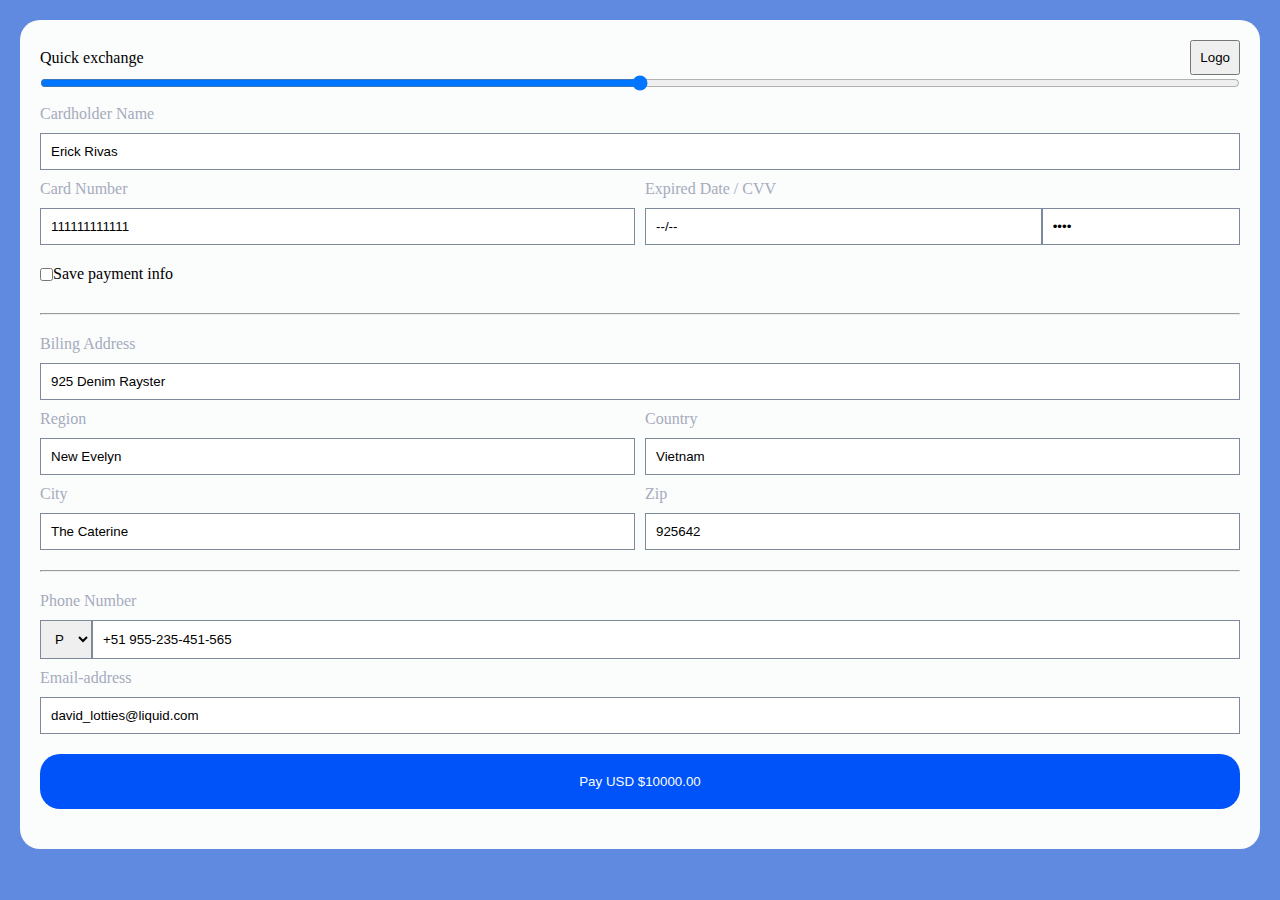
<file: view/expired.html>
<!DOCTYPE html>
<html lang="en">
<head>
    <meta charset="UTF-8">
    <meta http-equiv="X-UA-Compatible" content="IE=edge">
    <meta name="viewport" content="width=device-width, initial-scale=1.0">
    <title>Document</title>
    <link rel="stylesheet" href="../styles/style-theme.css">
    <link rel="stylesheet" href="../styles/style-general.css">
    <link rel="stylesheet" href="../styles/style-expired.css">
</head>
<body>

    <div class="container first_bg-color">
        <div class="head">
            <div class="head__wrapper">
                <div class="head__text">
                    Quick exchange
                </div>
                <div class="head__form">
                    <button  class="head__form__button">Logo</button>
                </div>
            </div>
        </div>
        <div class="line-hr">
            <input class="line-hr-form" type="range" name="" id="" value="90%">
        </div>
        <div class="body">
            <div class="p-y-10">
                <div class="body__cardholdername form-container">
                    <div class="body__cardholdername-title">
                        <span class="text-title">
                            Cardholder Name
                        </span>
                    </div>
                    <div class="body_cardholdername-input">
                        <input class="form-input" type="text" name="" value="Erick Rivas">
                    </div>
                </div>
            </div>
            <div class="body__wrapper-card p-y-10">
                <div class="body__wrapper-card__cardnumber form-container">
                    <div class="">
                        <span class="text-title">
                            Card Number
                        </span>
                    </div>
                    <div class="">
                        <input class="form-input" type="number" name="" value="111111111111">
                    </div>
                </div>
                <div class="body__wrapper-card__dateexpired form-container">
                    <div class="">
                        <span class="text-title">
                            Expired Date / CVV
                        </span>
                    </div>
                    <div class="body__wrapper-card__dateexpired-input">
                        <input class="form-input" type="datetime" name="" value="--/--">
                        <input class="form-input" type="password" name="" id="" value="****">
                    </div>
                </div>
            </div>
            <div class="body__wrapper__confirmate-save-info">
                <div class="body__confirmate-save-info__form">
                    <div class="body__confirmate-save-info__form-input">
                        <input type="checkbox" name="" id="body__confirmate-save-info__form-input-confirmation">
                        <label for="body__confirmate-save-info__form-input-confirmation">
                            Save payment info
                        </label>
                    </div>
                </div>
            </div>
            <hr class="p-y-20">
            <div class="p-y-10">
                <div class="body__cardholdername form-container">
                    <div class="body__cardholdername-title">
                        <span class="text-title">
                            Biling Address
                        </span>
                    </div>
                    <div class="body_cardholdername-input">
                        <input class="form-input" type="text" name="" value="925 Denim Rayster">
                    </div>
                </div>
            </div>
            <div class="body__wrapper__region-country p-y-10">
                <div class="body__region">
                    <div class="form-container">
                        <div class="">
                            <span class="text-title">
                                Region
                            </span>
                        </div>
                        <div class="">
                            <input class="form-input" type="text" name="" value="New Evelyn">
                        </div>
                    </div>
                </div>
                <div class="body__country">
                    <div class="form-container">
                        <div class="">
                            <span class="text-title">
                                Country
                            </span>
                        </div>
                        <div class="">
                            <input class="form-input" type="text" name="" value="Vietnam">
                        </div>
                    </div>
                </div>
            </div>
            <div class="body__wrapper__city-zip p-y-10">
                <div class="body__city">
                    <div class="form-container">
                        <div class="">
                            <span class="text-title">
                                City
                            </span>
                        </div>
                        <div class="">
                            <input class="form-input" type="text" name="" value="The Caterine">
                        </div>
                    </div>
                </div>
                <div class="body__zip">
                    <div class="form-container">
                        <div class="">
                            <span class="text-title">
                                Zip
                            </span>
                        </div>
                        <div class="">
                            <input class="form-input" type="text" name="" value="925642">
                        </div>
                    </div>
                </div>
            </div>
            <hr class="p-y-20">
            <div class="body__wrapper__phonenumber p-y-10">
                <div class="form-container">
                    <div class="">
                        <span class="text-title">
                            Phone Number
                        </span>
                    </div>
                    <div class="body__phonenumber-form">
                        <select class="form-input body__phonenumber-form-select" name="" id="">
                            <option value="">
                                P
                            </option>
                            <option value="">
                                C
                            </option>
                        </select>
                        <input class="form-input" type="text" name="" value="+51 955-235-451-565">
                    </div>
                </div>
            </div>
            <div class="body__wrapper-card__cardnumber p-y-10 form-container">
                <div class="">
                    <span class="text-title">
                        Email-address
                    </span>
                </div>
                <div class="">
                    <input class="form-input" type="email" name="" value="david_lotties@liquid.com">
                </div>
            </div>
            <div class="body__wrapper__button-submit">
                <div class="body__button-submit__form">
                    <button class="first_color five_bg-color form-button-submit">Pay USD $10000.00</button>
                </div>
            </div>
        </div>
    </div>
    
    <script src="../script/script.js"></script>
</body>
</html>
</file>
<file: styles/style-theme.css>
/* ======COLORS====== */
.first_color {
    color : #FBFCFC;
}

.second_color {
    color : #1D41BE;
}

.third_color {
    color : #A5ABBC;
}

.four_color {
    color : #7095EF;
}

.five_color {
    color : #2B4EC9;
}

.six_color {
    color : #54484D;
}

.seven_color {
    color : #7C8A9B;
}

/* ======BG-COLORS====== */

.first_bg-color {
    background-color : #FBFCFC;
}

.second_bg-color {
    background-color : #1D41BE;
}

.third_bg-color {
    background-color : #A5ABBC;
}

.four_bg-color {
    background-color : #7095EF;
}

.five_bg-color {
    background-color : #0053F8;
}

.six_bg-color {
    background-color : #54484D;
}

.seven_bg-color {
    background-color : #7C8A9B;
}
</file>
<file: styles/style-general.css>
*, body{
    margin: 0px;
    padding: 0px;
    box-sizing: border-box;
}

body{
    background-color: #5F8AE0;
}

.container{
    margin: 20px;
    border: 20px;
    border-radius: 20px;
    padding: 20px;
}

.form-container {
    display: flex;
    flex-direction: column;
    gap: 10px 0px;
}

.form-input{
    border: 1px solid #7C8A9B;
    padding: 10px;
    width: 100%;
}

.form-button-submit {
    border-radius: 20px;
    width: 100%;
    padding: 20px;
    border: none;
}

.text-title {
    color : #A5ABBC;
}

.p-y-20{
    margin: 20px 0px;
}

.p-y-10{
    margin: 10px 0px;
}
</file>
<file: styles/style-expired.css>
.head__wrapper{
    display: flex;
    justify-content: space-between;
    align-items: center;
}

.head__form__button{
    padding: 8px;
}

.line-hr-form{
    width: 100%;
}

.body__wrapper-card{
    display: grid;
    grid-template-columns: 1fr 1fr;
    column-gap: 10px;
}


.body__wrapper-card__dateexpired-input{
    display: grid;
    grid-template-columns: 2fr 1fr;
}

.body__wrapper__confirmate-save-info{
    padding: 10px 0px;
}

.body__confirmate-save-info__form-input{
    display: flex;
    align-items: center;
}

.body__wrapper__region-country, .body__wrapper__city-zip{
    display: grid;
    grid-template-columns: 1fr 1fr;
    gap: 0px 10px;
}

.body__phonenumber-form{
    display: flex;
}

.body__phonenumber-form-select{
    width: auto;
}

.body__wrapper__button-submit{
    margin: 20px 0px;
}
</file>
